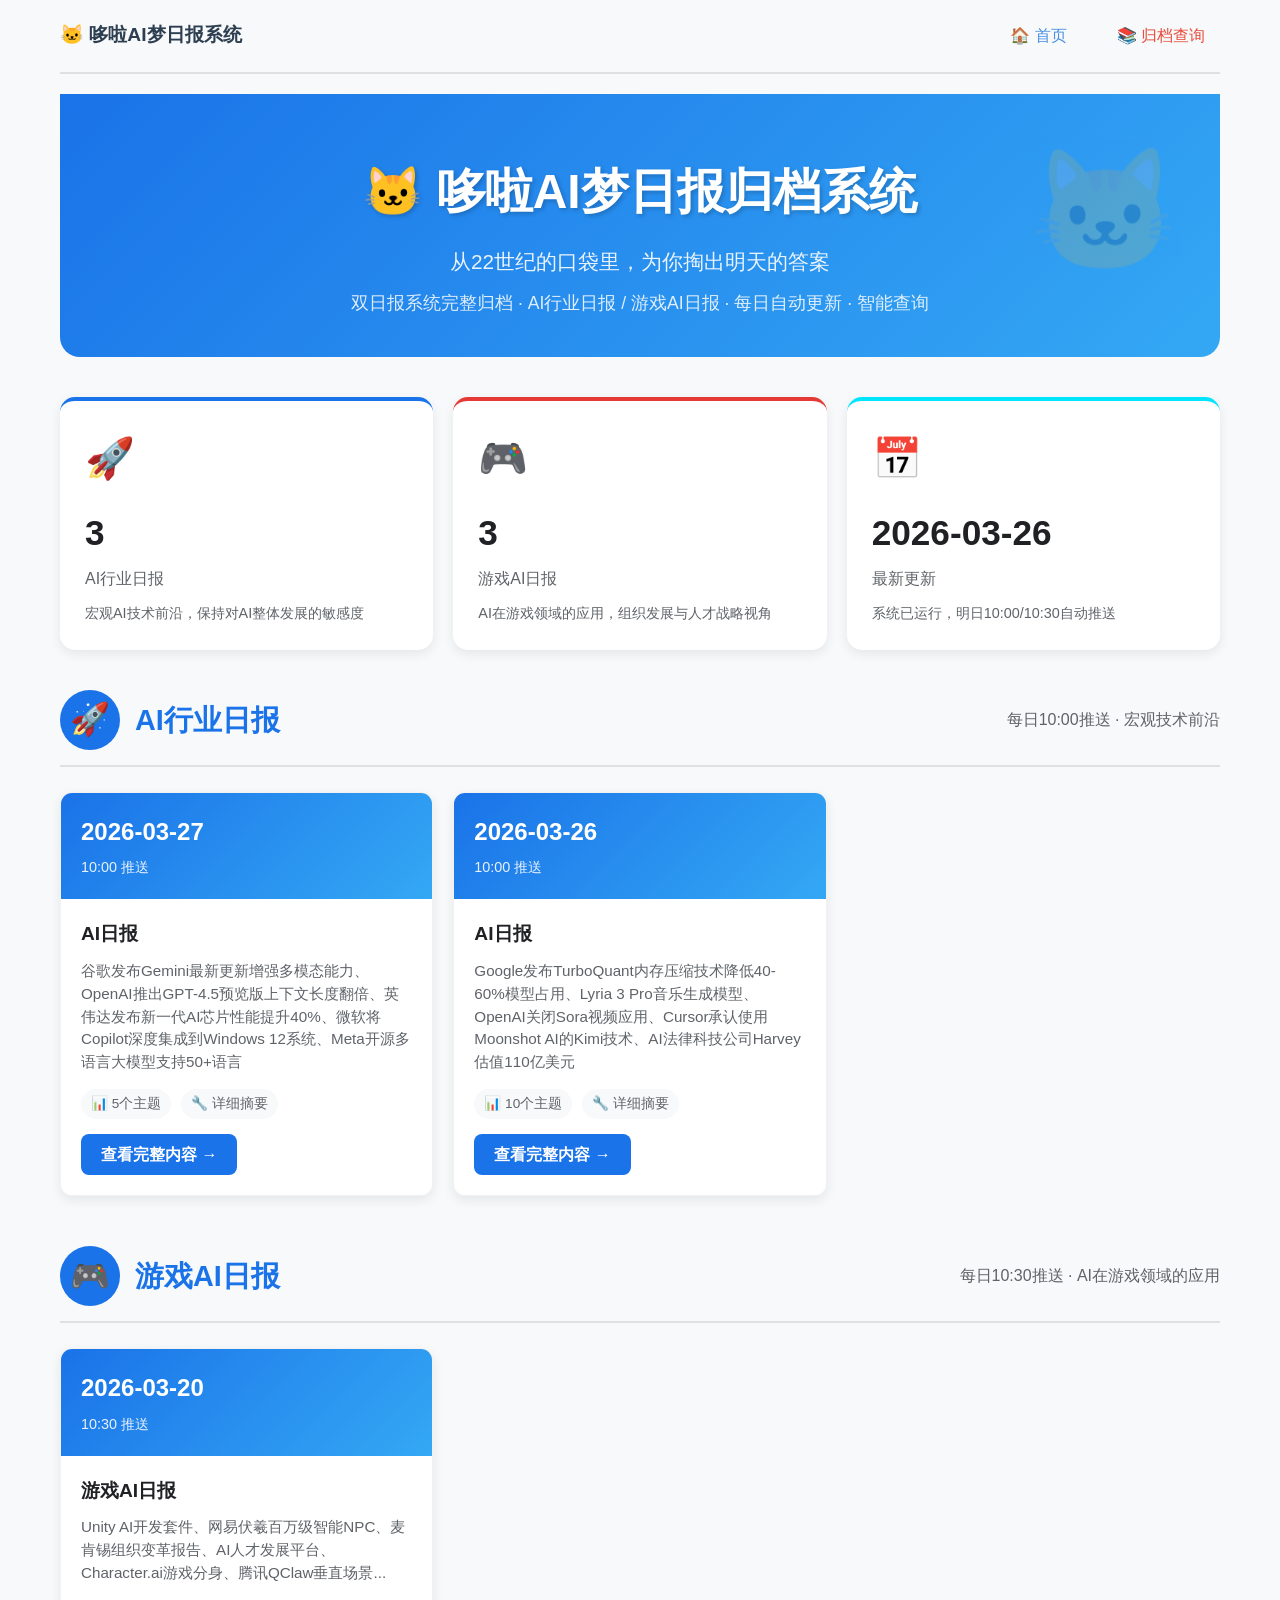
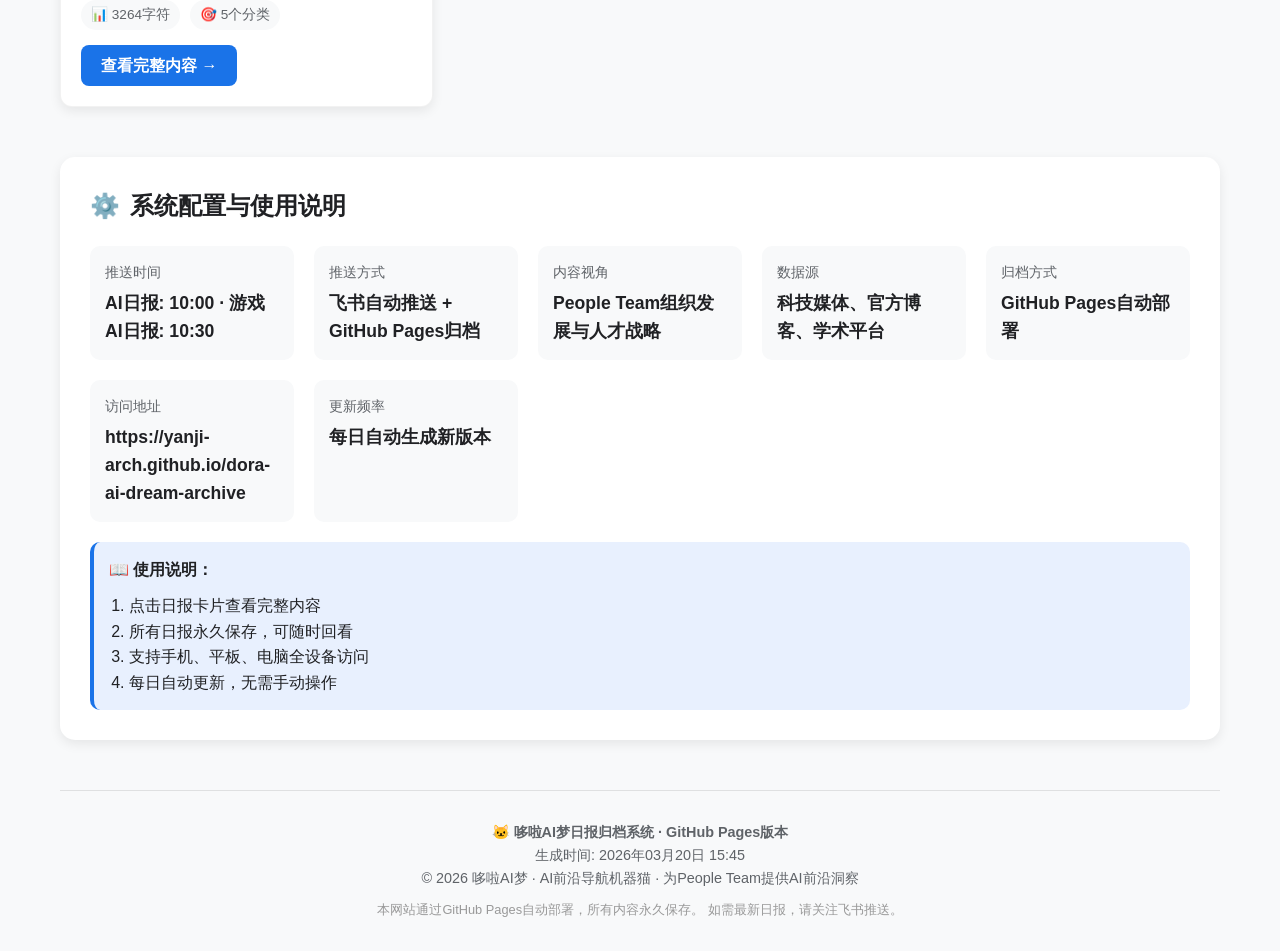
<file: index.html>
<!DOCTYPE html>
<html lang="zh-CN">
<head>
    <meta charset="UTF-8">
    <meta name="viewport" content="width=device-width, initial-scale=1.0">
    <title>哆啦AI梦日报归档系统</title>
    <meta name="description" content="哆啦AI梦日报归档系统 - AI行业日报 + 游戏AI日报">
    <meta name="keywords" content="AI日报,游戏AI日报,AI趋势,游戏AI,组织发展,人才战略">
    <style>
        :root {
            --primary-blue: #1a73e8;
            --secondary-blue: #34a8f4;
            --accent-teal: #00e5ff;
            --light-bg: #f8f9fa;
            --card-bg: #ffffff;
            --text-dark: #202124;
            --text-light: #5f6368;
            --shadow: 0 4px 12px rgba(0,0,0,0.08);
        }
        
        * {
            margin: 0;
            padding: 0;
            box-sizing: border-box;
        }
        
        body {
            font-family: -apple-system, BlinkMacSystemFont, 'Segoe UI', Roboto, 'PingFang SC', 'Hiragino Sans GB', 'Microsoft YaHei', sans-serif;
            background: var(--light-bg);
            color: var(--text-dark);
            line-height: 1.6;
            min-height: 100vh;
        }
        
        .container {
            max-width: 1200px;
            margin: 0 auto;
            padding: 0 20px;
        }
        
        /* 头部 */
        .header {
            text-align: center;
            padding: 60px 20px 40px;
            background: linear-gradient(135deg, var(--primary-blue) 0%, var(--secondary-blue) 100%);
            color: white;
            margin-bottom: 40px;
            border-radius: 0 0 20px 20px;
            position: relative;
            overflow: hidden;
        }
        
        .header::before {
            content: '🐱';
            font-size: 120px;
            position: absolute;
            top: 20px;
            right: 40px;
            opacity: 0.15;
        }
        
        .header h1 {
            font-size: 3rem;
            font-weight: 800;
            margin-bottom: 15px;
            text-shadow: 2px 2px 4px rgba(0,0,0,0.2);
        }
        
        .header .subtitle {
            font-size: 1.3rem;
            opacity: 0.9;
            margin-bottom: 10px;
        }
        
        .header .description {
            max-width: 800px;
            margin: 0 auto;
            font-size: 1.1rem;
            opacity: 0.85;
        }
        
        /* 统计卡片 */
        .stats-grid {
            display: grid;
            grid-template-columns: repeat(auto-fit, minmax(250px, 1fr));
            gap: 20px;
            margin-bottom: 40px;
        }
        
        .stat-card {
            background: var(--card-bg);
            padding: 25px;
            border-radius: 15px;
            box-shadow: var(--shadow);
            transition: transform 0.3s ease;
        }
        
        .stat-card:hover {
            transform: translateY(-5px);
        }
        
        .stat-card.ai {
            border-top: 4px solid var(--primary-blue);
        }
        
        .stat-card.gaming {
            border-top: 4px solid #e53935;
        }
        
        .stat-card.system {
            border-top: 4px solid var(--accent-teal);
        }
        
        .stat-icon {
            font-size: 2.5rem;
            margin-bottom: 15px;
        }
        
        .stat-value {
            font-size: 2.2rem;
            font-weight: 800;
            margin-bottom: 5px;
        }
        
        .stat-label {
            font-size: 1rem;
            color: var(--text-light);
            margin-bottom: 10px;
        }
        
        .stat-desc {
            font-size: 0.9rem;
            color: var(--text-light);
        }
        
        /* 日报分类 */
        .category-section {
            margin-bottom: 50px;
        }
        
        .section-header {
            display: flex;
            align-items: center;
            gap: 15px;
            margin-bottom: 25px;
            padding-bottom: 15px;
            border-bottom: 2px solid rgba(0,0,0,0.1);
        }
        
        .section-icon {
            font-size: 2rem;
            width: 60px;
            height: 60px;
            background: var(--primary-blue);
            color: white;
            border-radius: 50%;
            display: flex;
            align-items: center;
            justify-content: center;
        }
        
        .section-title {
            font-size: 1.8rem;
            font-weight: 700;
            color: var(--primary-blue);
        }
        
        .section-desc {
            margin-left: auto;
            color: var(--text-light);
            font-size: 1rem;
        }
        
        /* 日报列表 */
        .daily-grid {
            display: grid;
            grid-template-columns: repeat(auto-fill, minmax(300px, 1fr));
            gap: 20px;
        }
        
        .daily-card {
            background: var(--card-bg);
            border-radius: 12px;
            overflow: hidden;
            box-shadow: var(--shadow);
            transition: all 0.3s ease;
            border: 1px solid rgba(0,0,0,0.05);
        }
        
        .daily-card:hover {
            transform: translateY(-3px);
            box-shadow: 0 8px 25px rgba(0,0,0,0.12);
        }
        
        .daily-header {
            padding: 20px;
            background: linear-gradient(135deg, var(--primary-blue) 0%, var(--secondary-blue) 100%);
            color: white;
        }
        
        .daily-date {
            font-size: 1.5rem;
            font-weight: 700;
            margin-bottom: 5px;
        }
        
        .daily-time {
            font-size: 0.9rem;
            opacity: 0.9;
        }
        
        .daily-content {
            padding: 20px;
        }
        
        .daily-title {
            font-size: 1.2rem;
            font-weight: 600;
            margin-bottom: 10px;
            color: var(--text-dark);
        }
        
        .daily-desc {
            font-size: 0.95rem;
            color: var(--text-light);
            margin-bottom: 15px;
            line-height: 1.5;
        }
        
        .daily-stats {
            display: flex;
            gap: 10px;
            margin-bottom: 15px;
            flex-wrap: wrap;
        }
        
        .stat-badge {
            background: var(--light-bg);
            padding: 4px 10px;
            border-radius: 15px;
            font-size: 0.85rem;
            color: var(--text-light);
        }
        
        .daily-link {
            display: inline-block;
            padding: 8px 20px;
            background: var(--primary-blue);
            color: white;
            text-decoration: none;
            border-radius: 8px;
            font-weight: 600;
            transition: background 0.3s ease;
        }
        
        .daily-link:hover {
            background: var(--secondary-blue);
        }
        
        /* 系统信息 */
        .system-info {
            background: var(--card-bg);
            padding: 30px;
            border-radius: 15px;
            margin-top: 40px;
            box-shadow: var(--shadow);
        }
        
        .system-title {
            font-size: 1.5rem;
            font-weight: 700;
            margin-bottom: 20px;
            color: var(--text-dark);
            display: flex;
            align-items: center;
            gap: 10px;
        }
        
        .system-title::before {
            content: '⚙️';
        }
        
        .system-grid {
            display: grid;
            grid-template-columns: repeat(auto-fit, minmax(200px, 1fr));
            gap: 20px;
        }
        
        .system-item {
            padding: 15px;
            background: var(--light-bg);
            border-radius: 10px;
        }
        
        .system-label {
            font-size: 0.9rem;
            color: var(--text-light);
            margin-bottom: 5px;
        }
        
        .system-value {
            font-size: 1.1rem;
            font-weight: 600;
            color: var(--text-dark);
        }
        
        /* 页脚 */
        .footer {
            text-align: center;
            margin-top: 50px;
            padding: 30px;
            color: var(--text-light);
            font-size: 0.9rem;
            border-top: 1px solid rgba(0,0,0,0.1);
        }
        
        .footer a {
            color: var(--primary-blue);
            text-decoration: none;
        }
        
        .footer a:hover {
            text-decoration: underline;
        }
        
        /* 响应式 */
        @media (max-width: 768px) {
            .header h1 {
                font-size: 2.2rem;
            }
            
            .stats-grid {
                grid-template-columns: 1fr;
            }
            
            .daily-grid {
                grid-template-columns: 1fr;
            }
            
            .section-header {
                flex-direction: column;
                align-items: flex-start;
                gap: 10px;
            }
            
            .section-desc {
                margin-left: 0;
            }
            
            .header::before {
                font-size: 80px;
                top: 10px;
                right: 20px;
            }
        }
        
        /* 打印样式 */
        @media print {
            .header {
                background: white !important;
                color: black !important;
                border-bottom: 2px solid black;
            }
            
            .daily-card, .system-info {
                box-shadow: none;
                border: 1px solid #ddd;
            }
            
            .daily-link {
                color: black;
                text-decoration: underline;
                background: none;
                padding: 0;
            }
        }
    </style>
</head>
<body>
    <div class="container">
        <!-- 导航栏 -->
        <div class="nav-bar" style="margin-bottom: 20px; padding: 15px 0; border-bottom: 2px solid rgba(0,0,0,0.1);">
            <div style="display: flex; justify-content: space-between; align-items: center;">
                <div style="font-size: 1.2rem; font-weight: 600; color: #2c3e50;">
                    🐱 哆啦AI梦日报系统
                </div>
                <div style="display: flex; gap: 20px;">
                    <a href="index.html" style="color: #4a90e2; text-decoration: none; font-weight: 500; padding: 8px 15px; border-radius: 6px; transition: background 0.3s;" 
                       onmouseover="this.style.background='#f0f7ff'" onmouseout="this.style.background='transparent'">
                        🏠 首页
                    </a>
                    <a href="archive.html" style="color: #e74c3c; text-decoration: none; font-weight: 500; padding: 8px 15px; border-radius: 6px; transition: background 0.3s;" 
                       onmouseover="this.style.background='#fff0f0'" onmouseout="this.style.background='transparent'">
                        📚 归档查询
                    </a>
                </div>
            </div>
        </div>
        
        <!-- 头部 -->
        <div class="header">
            <h1>🐱 哆啦AI梦日报归档系统</h1>
            <div class="subtitle">从22世纪的口袋里，为你掏出明天的答案</div>
            <div class="description">
                双日报系统完整归档 · AI行业日报 / 游戏AI日报 · 每日自动更新 · 智能查询
            </div>
        </div>
        
        <!-- 统计卡片 -->
        <div class="stats-grid">
            <div class="stat-card ai">
                <div class="stat-icon">🚀</div>
                <div class="stat-value" id="ai-count">1</div>
                <div class="stat-label">AI行业日报</div>
                <div class="stat-desc">宏观AI技术前沿，保持对AI整体发展的敏感度</div>
            </div>
            
            <div class="stat-card gaming">
                <div class="stat-icon">🎮</div>
                <div class="stat-value" id="gaming-count">1</div>
                <div class="stat-label">游戏AI日报</div>
                <div class="stat-desc">AI在游戏领域的应用，组织发展与人才战略视角</div>
            </div>
            
            <div class="stat-card system">
                <div class="stat-icon">📅</div>
                <div class="stat-value" id="latest-date">2026-03-20</div>
                <div class="stat-label">最新更新</div>
                <div class="stat-desc">系统已运行，明日10:00/10:30自动推送</div>
            </div>
        </div>
        
        <!-- AI行业日报 -->
        <div class="category-section">
            <div class="section-header">
                <div class="section-icon">🚀</div>
                <h2 class="section-title">AI行业日报</h2>
                <div class="section-desc">每日10:00推送 · 宏观技术前沿</div>
            </div>
            
            <div class="daily-grid" id="ai-daily-list">
                <!-- AI日报卡片将通过JavaScript动态加载 -->
                <div class="daily-card">
                    <div class="daily-header">
                        <div class="daily-date">2026-03-20</div>
                        <div class="daily-time">10:00 推送</div>
                    </div>
                    <div class="daily-content">
                        <div class="daily-title">AI行业日报</div>
                        <div class="daily-desc">
                            谷歌Gemini整合Workspace、Anthropic Claude生成图表、DeepMind AGI衡量框架、英伟达B200算力优化、AI Agent取代App预测、小米万亿参数模型...
                        </div>
                        <div class="daily-stats">
                            <span class="stat-badge">📊 3323字符</span>
                            <span class="stat-badge">🔗 7个链接</span>
                        </div>
                        <a href="daily/ai/2026-03-20.html" class="daily-link" target="_blank">查看完整内容 →</a>
                    </div>
                </div>
            </div>
        </div>
        
        <!-- 游戏AI日报 -->
        <div class="category-section">
            <div class="section-header">
                <div class="section-icon">🎮</div>
                <h2 class="section-title">游戏AI日报</h2>
                <div class="section-desc">每日10:30推送 · AI在游戏领域的应用</div>
            </div>
            
            <div class="daily-grid" id="gaming-daily-list">
                <!-- 游戏AI日报卡片将通过JavaScript动态加载 -->
                <div class="daily-card">
                    <div class="daily-header">
                        <div class="daily-date">2026-03-20</div>
                        <div class="daily-time">10:30 推送</div>
                    </div>
                    <div class="daily-content">
                        <div class="daily-title">游戏AI日报</div>
                        <div class="daily-desc">
                            Unity AI开发套件、网易伏羲百万级智能NPC、麦肯锡组织变革报告、AI人才发展平台、Character.ai游戏分身、腾讯QClaw垂直场景...
                        </div>
                        <div class="daily-stats">
                            <span class="stat-badge">📊 3264字符</span>
                            <span class="stat-badge">🎯 5个分类</span>
                        </div>
                        <a href="daily/gaming/2026-03-20.html" class="daily-link" target="_blank">查看完整内容 →</a>
                    </div>
                </div>
            </div>
        </div>
        
        <!-- 系统信息 -->
        <div class="system-info">
            <h3 class="system-title">系统配置与使用说明</h3>
            <div class="system-grid">
                <div class="system-item">
                    <div class="system-label">推送时间</div>
                    <div class="system-value">AI日报: 10:00 · 游戏AI日报: 10:30</div>
                </div>
                <div class="system-item">
                    <div class="system-label">推送方式</div>
                    <div class="system-value">飞书自动推送 + GitHub Pages归档</div>
                </div>
                <div class="system-item">
                    <div class="system-label">内容视角</div>
                    <div class="system-value">People Team组织发展与人才战略</div>
                </div>
                <div class="system-item">
                    <div class="system-label">数据源</div>
                    <div class="system-value">科技媒体、官方博客、学术平台</div>
                </div>
                <div class="system-item">
                    <div class="system-label">归档方式</div>
                    <div class="system-value">GitHub Pages自动部署</div>
                </div>
                <div class="system-item">
                    <div class="system-label">访问地址</div>
                    <div class="system-value">https://yanji-arch.github.io/dora-ai-dream-archive</div>
                </div>
                <div class="system-item">
                    <div class="system-label">更新频率</div>
                    <div class="system-value">每日自动生成新版本</div>
                </div>
            </div>
            
            <div style="margin-top: 20px; padding: 15px; background: #e8f0fe; border-radius: 10px; border-left: 4px solid var(--primary-blue);">
                <strong>📖 使用说明：</strong>
                <ol style="margin: 10px 0 0 20px;">
                    <li>点击日报卡片查看完整内容</li>
                    <li>所有日报永久保存，可随时回看</li>
                    <li>支持手机、平板、电脑全设备访问</li>
                    <li>每日自动更新，无需手动操作</li>
                </ol>
            </div>
        </div>
        
        <!-- 页脚 -->
        <div class="footer">
            <p><strong>🐱 哆啦AI梦日报归档系统 · GitHub Pages版本</strong></p>
            <p>生成时间: <span id="generate-time">2026年03月20日 15:45</span></p>
            <p>© 2026 哆啦AI梦 · AI前沿导航机器猫 · 为People Team提供AI前沿洞察</p>
            <p style="font-size: 0.8rem; margin-top: 10px; color: #999;">
                本网站通过GitHub Pages自动部署，所有内容永久保存。
                如需最新日报，请关注飞书推送。
            </p>
        </div>
    </div>
    
    <script>
        // 日报数据
        const dailyData = {
            ai: [
                {
                    date: "2026-03-26",
                    time: "10:00",
                    title: "AI日报",
                    description: "Google发布TurboQuant内存压缩技术降低40-60%模型占用、Lyria 3 Pro音乐生成模型、OpenAI关闭Sora视频应用、Cursor承认使用Moonshot AI的Kimi技术、AI法律科技公司Harvey估值110亿美元",
                    stats: ["📊 10个主题", "🔧 详细摘要"],
                    link: "daily/ai/2026-03-26.html",
                    tags: ["TurboQuant", "Lyria-3-Pro", "Sora", "Harvey"]
                },
                {
                    date: "2026-03-25",
                    time: "16:40",
                    title: "AI行业日报",
                    description: "OpenAI关闭Sora短视频应用控制成本；OpenAI推出保护青少年的开源提示词；ChatGPT发布重要更新，将停用GPT-4o等旧模型",
                    link: "daily/ai/2026-03-25.html",
                    tags: ["OpenAI", "Sora", "ChatGPT", "模型更新"]
                }
            ],
            gaming: [
                {
                    date: "2026-03-26",
                    time: "10:30",
                    title: "AI游戏日报",
                    description: "NVIDIA DLSS 5革命性AI图形渲染、GDC 2026 AI承诺与落地鸿沟、PlayStation专有AI帧生成技术、Roblox 7000万用户AI内容审核、Meta元宇宙AI转型、World Models 3D空间理解",
                    stats: ["📊 8个主题", "🔧 详细摘要+组织思考"],
                    link: "daily/gaming/2026-03-26.html",
                    tags: ["DLSS-5", "GDC-2026", "PlayStation", "Roblox"]
                },
                {
                    date: "2026-03-25",
                    time: "16:40",
                    title: "游戏AI日报",
                    description: "GamesIndustry权威分析：游戏行业AI应用现状与反思；2025年游戏AI年度回顾；Unity AI工具套件最新进展",
                    link: "daily/gaming/2026-03-25.html",
                    tags: ["游戏行业", "AI应用", "GamesIndustry", "Unity"]
                }
            ]
        };
        
        // 初始化页面
        document.addEventListener('DOMContentLoaded', function() {
            // 更新统计
            document.getElementById('ai-count').textContent = dailyData.ai.length;
            document.getElementById('gaming-count').textContent = dailyData.gaming.length;
            
            // 更新最新日期
            const latestDate = Math.max(
                ...dailyData.ai.map(d => new Date(d.date).getTime()),
                ...dailyData.gaming.map(d => new Date(d.date).getTime())
            );
            if (latestDate > 0) {
                const dateStr = new Date(latestDate).toISOString().split('T')[0];
                document.getElementById('latest-date').textContent = dateStr;
            }
            
            // 渲染AI日报列表
            renderDailyList('ai-daily-list', dailyData.ai);
            
            // 渲染游戏AI日报列表
            renderDailyList('gaming-daily-list', dailyData.gaming);
            
            // 更新生成时间
            const now = new Date();
            const timeStr = now.toLocaleString('zh-CN', {
                year: 'numeric',
                month: '2-digit',
                day: '2-digit',
                hour: '2-digit',
                minute: '2-digit'
            });
            document.getElementById('generate-time').textContent = timeStr;
            
            // 更新网站URL
            // 访问地址已在HTML中硬编码，无需JavaScript设置
            // https://yanji-arch.github.io/dora-ai-dream-archive
            
            // 添加卡片悬停效果
            const cards = document.querySelectorAll('.daily-card');
            cards.forEach(card => {
                card.addEventListener('mouseenter', function() {
                    this.style.transform = 'translateY(-5px)';
                });
                card.addEventListener('mouseleave', function() {
                    this.style.transform = 'translateY(0)';
                });
            });
            
            // 外部链接新窗口打开
            document.querySelectorAll('a[href^="http"]').forEach(link => {
                link.target = '_blank';
                link.rel = 'noopener noreferrer';
            });
        });
        
        // 渲染日报列表
        function renderDailyList(containerId, data) {
            const container = document.getElementById(containerId);
            if (!container || !data.length) return;
            
            // 按日期倒序排序
            data.sort((a, b) => new Date(b.date) - new Date(a.date));
            
            // 清空容器（保留第一个示例卡片）
            const firstCard = container.querySelector('.daily-card');
            if (firstCard) {
                container.innerHTML = '';
            }
            
            // 渲染每个日报卡片
            data.forEach(daily => {
                const card = document.createElement('div');
                card.className = 'daily-card';
                card.innerHTML = `
                    <div class="daily-header">
                        <div class="daily-date">${daily.date}</div>
                        <div class="daily-time">${daily.time} 推送</div>
                    </div>
                    <div class="daily-content">
                        <div class="daily-title">${daily.title}</div>
                        <div class="daily-desc">${daily.description}</div>
                        <div class="daily-stats">
                            ${daily.stats.map(stat => `<span class="stat-badge">${stat}</span>`).join('')}
                        </div>
                        <a href="${daily.link}" class="daily-link" target="_blank">查看完整内容 →</a>
                    </div>
                `;
                container.appendChild(card);
            });
        }
        
        // 未来功能：从JSON文件加载数据
        async function loadDailyData() {
            try {
                const response = await fetch('data/daily-index.json');
                if (response.ok) {
                    const data = await response.json();
                    // 更新dailyData并重新渲染
                    Object.assign(dailyData, data);
                    document.getElementById('ai-count').textContent = data.ai.length;
                    document.getElementById('gaming-count').textContent = data.gaming.length;
                    renderDailyList('ai-daily-list', data.ai);
                    renderDailyList('gaming-daily-list', data.gaming);
                }
            } catch (error) {
                console.log('使用内置数据，JSON加载失败:', error);
            }
        }
        
        // 页面加载后尝试加载外部数据
        setTimeout(loadDailyData, 100);
    </script>
</file>
